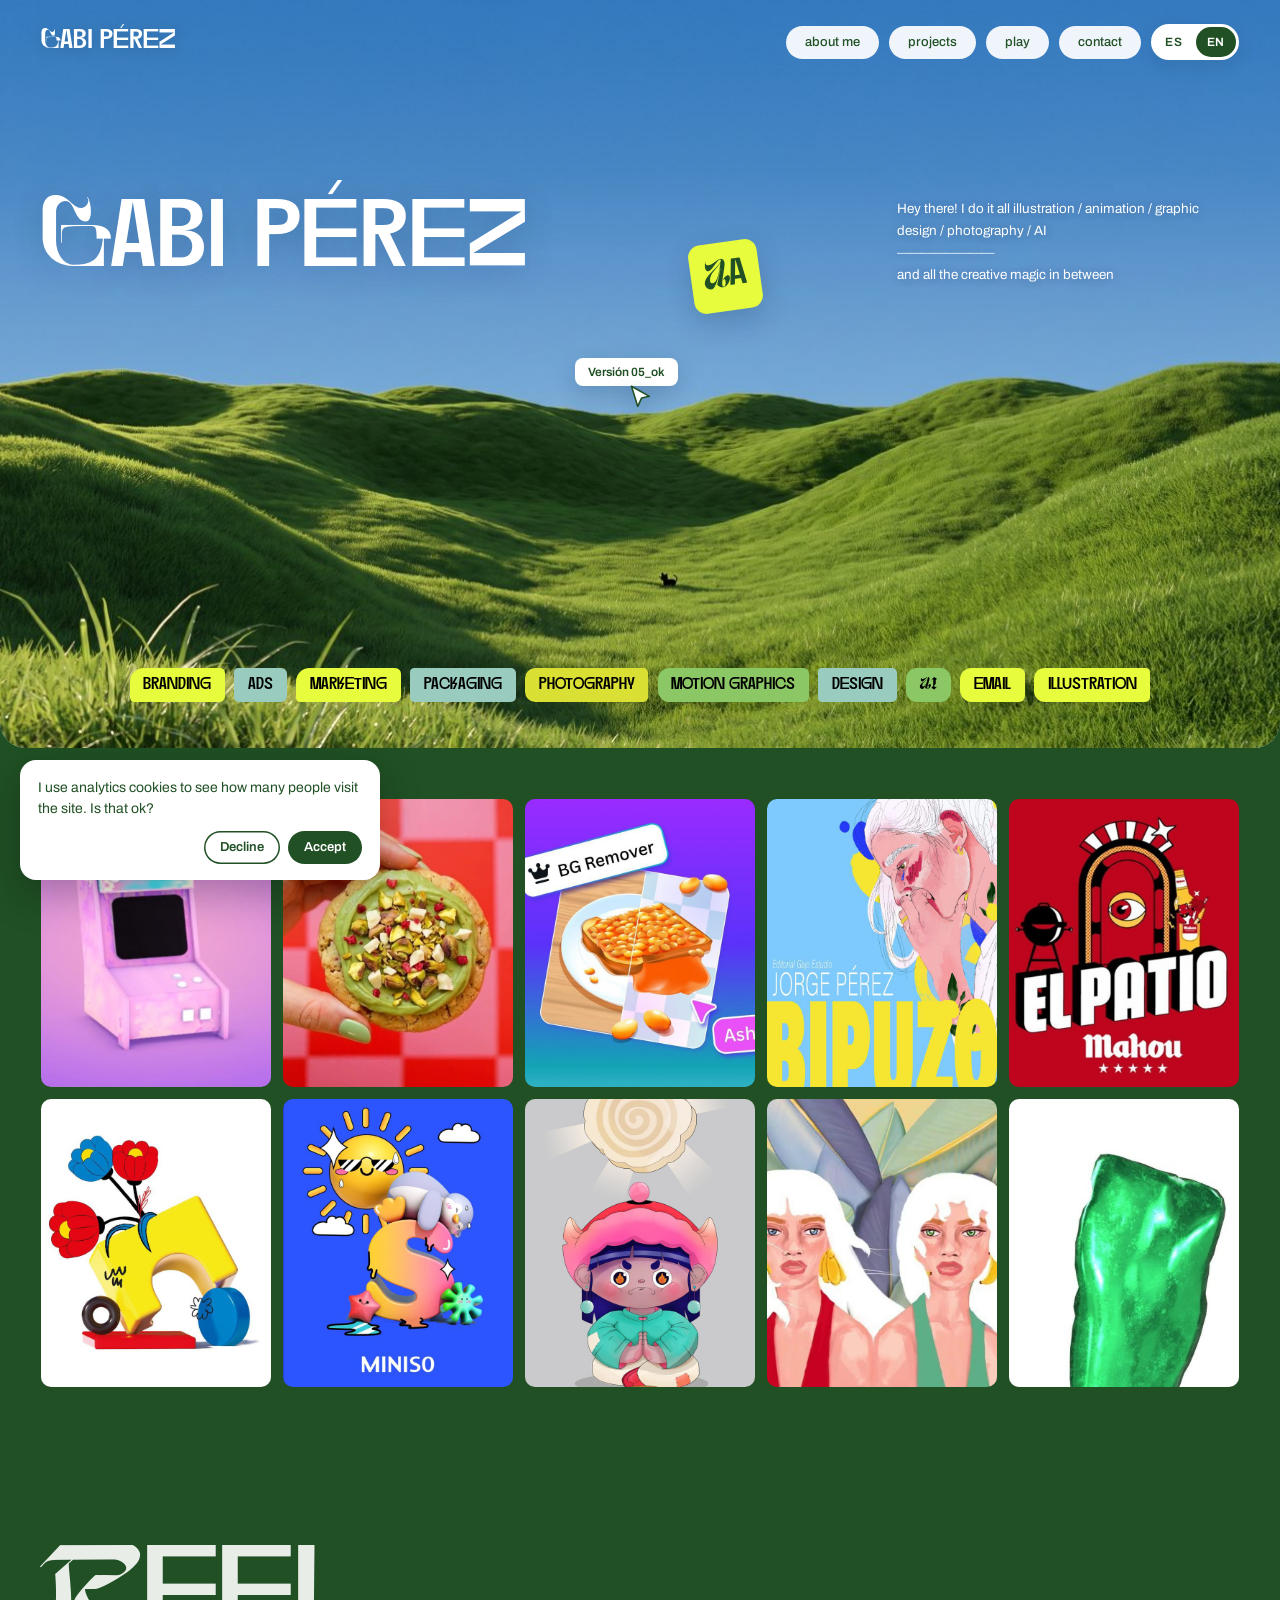
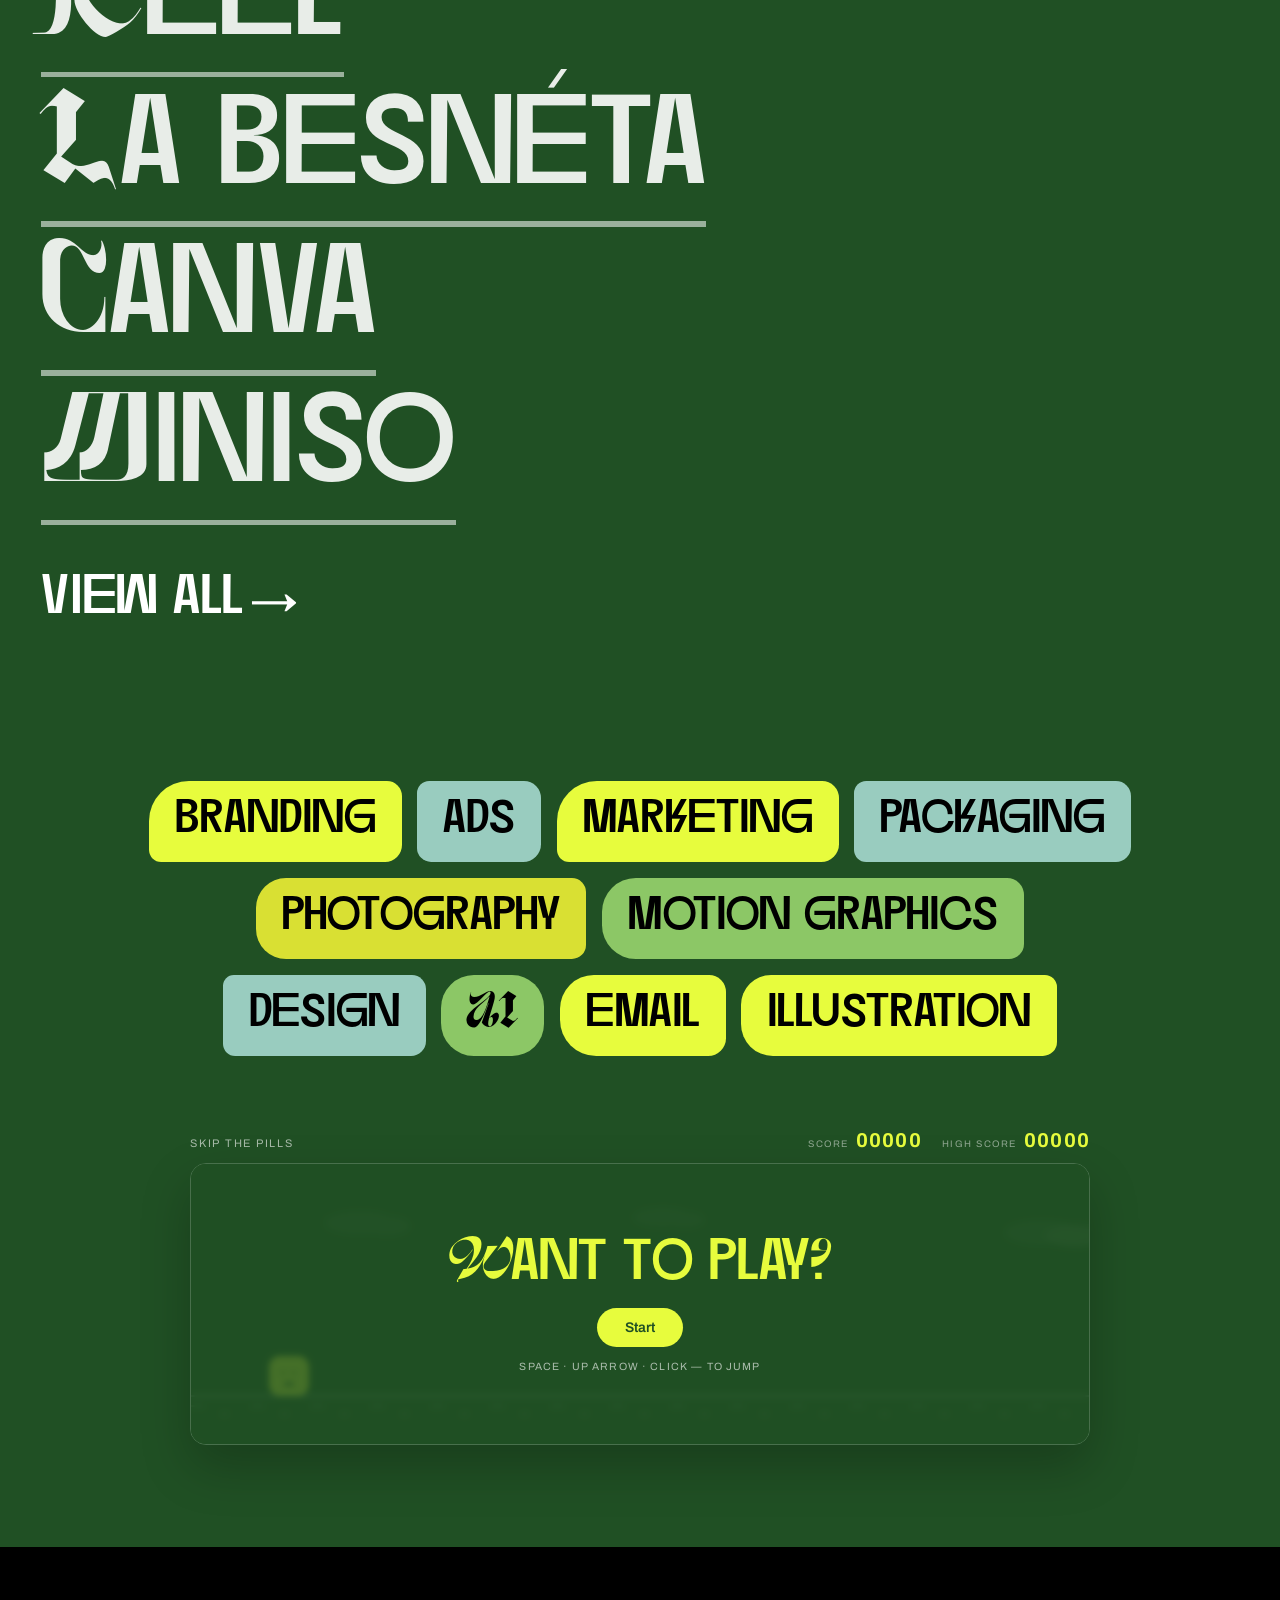
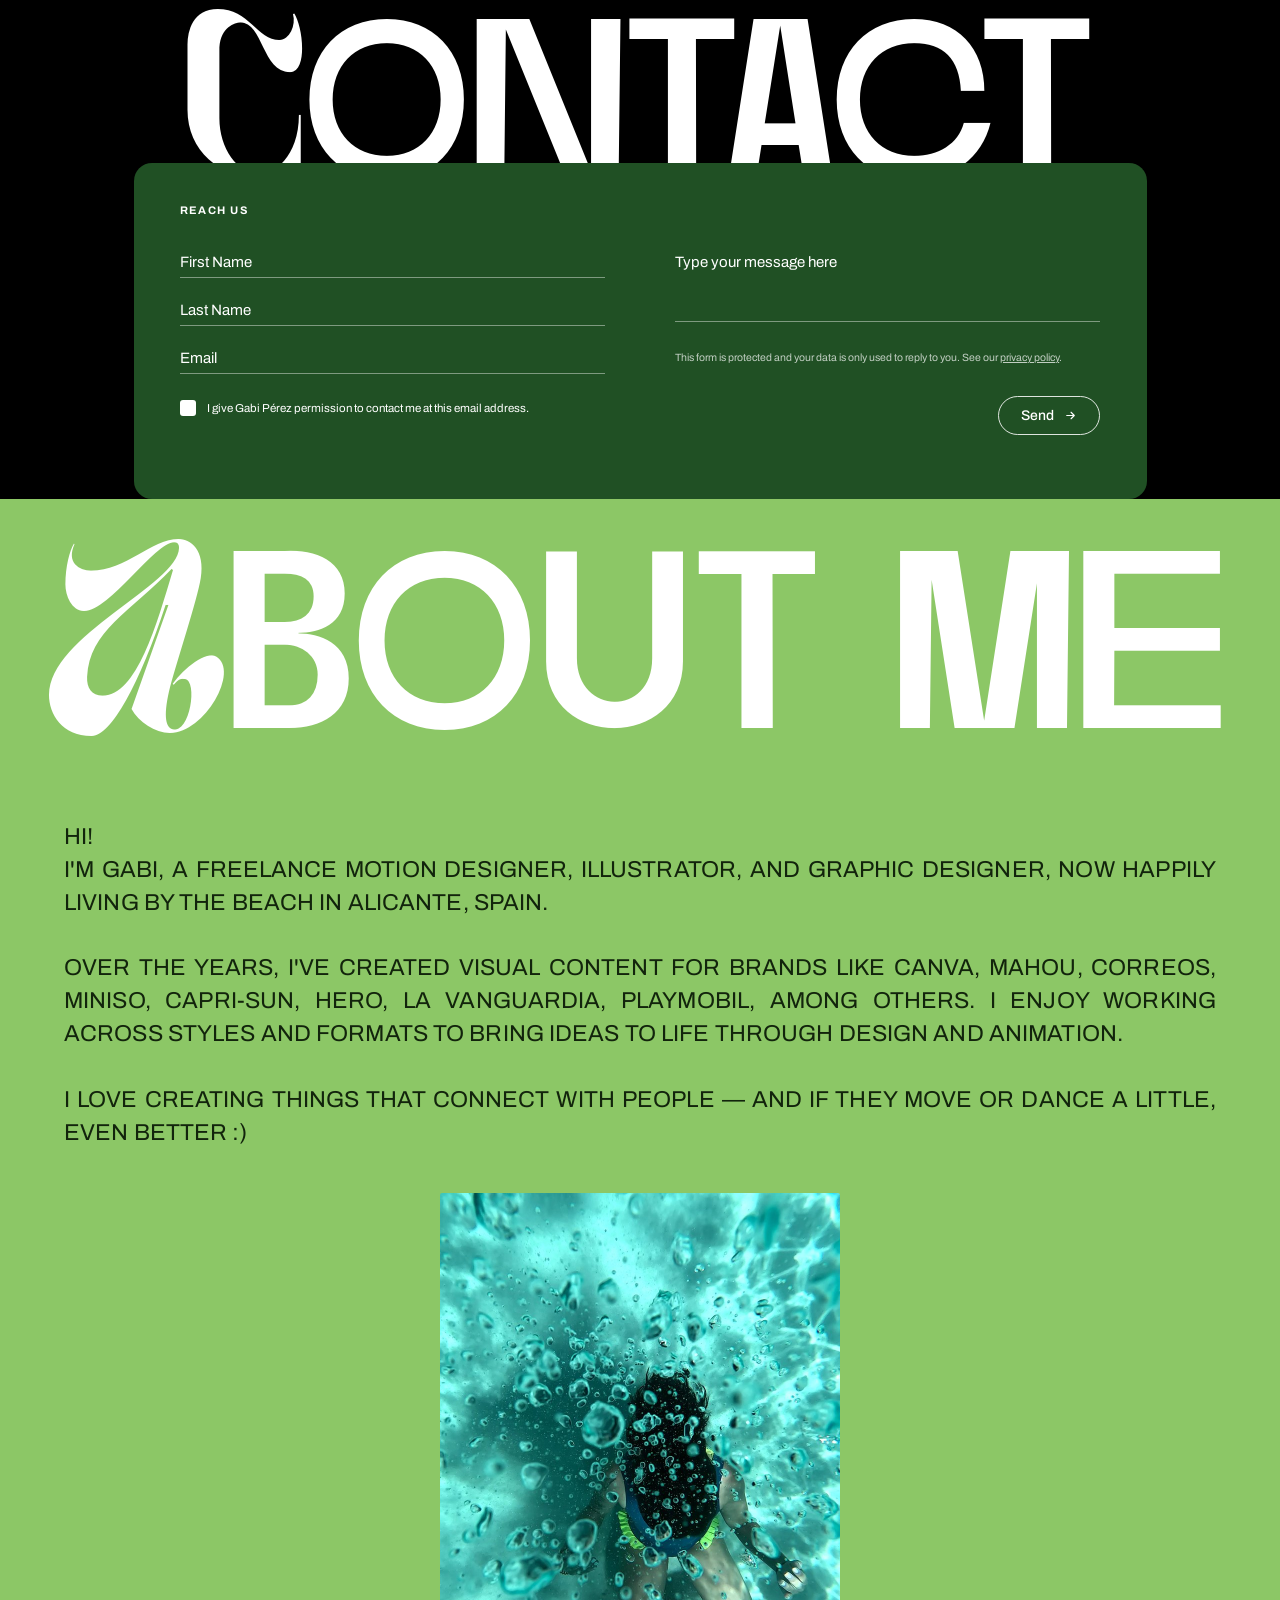
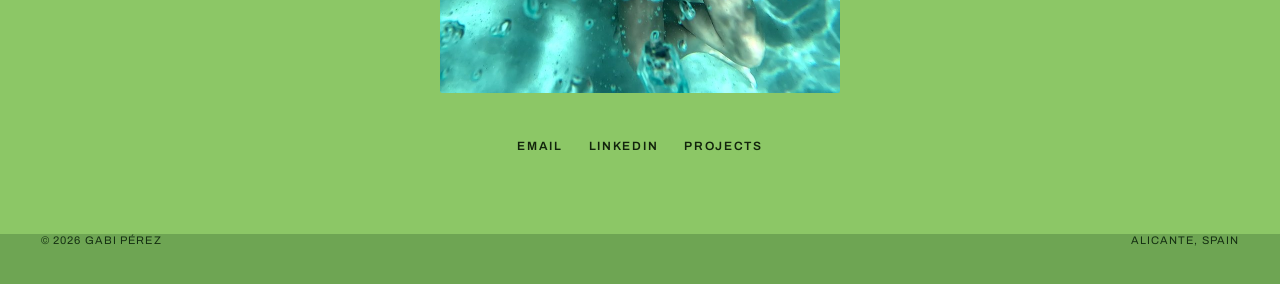
<file: index.html>
<!DOCTYPE html>
<html lang="es">
<head>
<meta charset="utf-8">
<meta name="viewport" content="width=device-width, initial-scale=1">
<title>Gabi Pérez — dirección de arte y comunicación visual</title>
<meta name="description" content="Gabi Pérez — motion designer, ilustradora y diseñadora gráfica freelance en Alicante.">
<meta property="og:type" content="website">
<meta property="og:site_name" content="Gabi Pérez">
<meta property="og:title" content="Gabi Pérez — Dirección de arte y comunicación visual">
<meta property="og:description" content="Portafolio de Gabi Pérez: dirección de arte y comunicación visual. Motion, ilustración, fotografía, IA, print y branding desde Alicante.">
<meta property="og:image" content="https://gabiperez.studio/img/og-gabiperez.jpg">
<meta property="og:image:secure_url" content="https://gabiperez.studio/img/og-gabiperez.jpg">
<meta property="og:image:type" content="image/jpeg">
<meta property="og:image:width" content="1200">
<meta property="og:image:height" content="627">
<meta property="og:image:alt" content="Gabi Pérez — selección de trabajos">
<meta name="twitter:card" content="summary_large_image">
<meta name="twitter:image" content="https://gabiperez.studio/img/og-gabiperez.jpg">
<link rel="preconnect" href="https://fonts.googleapis.com">
<link rel="preconnect" href="https://fonts.gstatic.com" crossorigin>
<link href="https://fonts.googleapis.com/css2?family=Archivo:wght@400;500;600;700;800&display=swap" rel="stylesheet">
<link rel="stylesheet" href="css/style.css">
</head>
<body>

<!-- ===================== NAVBAR ===================== -->
<header class="nav" id="nav">
  <a href="#top" class="nav-logo">Gabi pérez</a>
  <nav class="nav-pills">
    <a href="#about"     class="pill" data-i18n="nav.about">about me</a>
    <a href="#proyectos" class="pill" data-i18n="nav.proyectos">proyectos</a>
    <a href="#tags"      class="pill" data-i18n="nav.juega">juega</a>
    <a href="#contacto"  class="pill" data-i18n="nav.contacto">contacto</a>
    <span class="lang-switch" role="group" aria-label="Idioma / Language"><button type="button" data-lang="es">ES</button><button type="button" data-lang="en">EN</button></span>
  </nav>
</header>

<!-- ===================== HERO ===================== -->
<section class="hero" id="top">
  <div class="hero-bg"></div>

  <div class="hero-inner">
    <h1 class="hero-title" data-split>Gabi pérez</h1>

    <p class="hero-note">
      <span data-i18n="hero.note1">Hey there! I do it all illustration / animation /
      graphic design / photography / IA</span>
      <span class="dash">————————</span>
      <span data-i18n="hero.note2">and all the creative magic in between</span>
    </p>

    <!-- pegatina "Aa" -->
    <div class="sticky-aa" aria-hidden="true"><span>Aa</span></div>

    <!-- etiqueta de cursor tipo Figma -->
    <div class="cursor-tag" aria-hidden="true">
      <div class="cursor-chip">Versión 05_ok</div>
      <svg class="cursor-arrow" viewBox="0 0 24 24" fill="none">
        <path d="M4 2l16 9-7 1.6L9.6 20 4 2z" fill="#fff" stroke="#205024" stroke-width="1.4" stroke-linejoin="round"/>
      </svg>
    </div>
  </div>

  <!-- fila de etiquetas sobre las colinas -->
  <div class="hero-tags">
    <span class="tag-sm" data-tag="branding">branding</span><span class="tag-sm" data-tag="ads">ads</span>
    <span class="tag-sm" data-tag="marketing">marketing</span><span class="tag-sm" data-tag="packaging">packaging</span>
    <span class="tag-sm" data-tag="fotografía">fotografía</span><span class="tag-sm" data-tag="motion graphics">motion graphics</span>
    <span class="tag-sm" data-tag="diseño">diseño</span><span class="tag-sm" data-tag="ia">ia</span>
    <span class="tag-sm" data-tag="mailing">mailing</span><span class="tag-sm" data-tag="ilustración">ilustración</span>
  </div>
</section>

<!-- ===================== LO MEJOR (mosaico sin textos) ===================== -->
<section class="destacados" aria-label="Selección de trabajos">
  <div class="dest-grid">
    <a class="dest-item" href="proyecto.html?p=reel" aria-label="Reel"><img src="img/caso/destacados/00-reel.jpg" alt="Reel" loading="lazy" decoding="async" width="640" height="800"></a>
    <a class="dest-item" href="proyecto.html?p=la-besneta" aria-label="La Besnéta"><img src="img/caso/destacados/01-la-besneta.jpg" alt="La Besnéta" loading="lazy" decoding="async" width="640" height="800"></a>
    <a class="dest-item" href="proyecto.html?p=canva-icons" aria-label="Canva"><img src="img/caso/destacados/02-canva-icons.jpg" alt="Canva" loading="lazy" decoding="async" width="640" height="800"></a>
    <a class="dest-item" href="proyecto.html?p=ilustraciones" aria-label="Ilustraciones"><img src="img/caso/destacados/03-ilustraciones.jpg" alt="Ilustraciones" loading="lazy" decoding="async" width="640" height="800"></a>
    <a class="dest-item" href="proyecto.html?p=mahou" aria-label="Mahou"><img src="img/caso/destacados/04-mahou.jpg" alt="Mahou" loading="lazy" decoding="async" width="640" height="800"></a>
    <a class="dest-item" href="proyecto.html?p=colorbaby" aria-label="Colorbaby"><img src="img/caso/destacados/05-colorbaby.jpg" alt="Colorbaby" loading="lazy" decoding="async" width="640" height="800"></a>
    <a class="dest-item" href="proyecto.html?p=miniso" aria-label="Miniso"><img src="img/caso/destacados/06-miniso.jpg" alt="Miniso" loading="lazy" decoding="async" width="640" height="800"></a>
    <a class="dest-item" href="proyecto.html?p=tashi" aria-label="Tashi"><img src="img/caso/destacados/07-tashi.jpg" alt="Tashi" loading="lazy" decoding="async" width="640" height="800"></a>
    <a class="dest-item" href="proyecto.html?p=victoria" aria-label="Victoria"><img src="img/caso/destacados/08-victoria.jpg" alt="Victoria" loading="lazy" decoding="async" width="640" height="800"></a>
    <a class="dest-item" href="proyecto.html?p=kalk" aria-label="Kalk"><img src="img/caso/destacados/09-kalk.jpg" alt="Kalk" loading="lazy" decoding="async" width="640" height="800"></a>
  </div>
</section>

<!-- ===================== PROYECTOS ===================== -->
<section class="projects" id="proyectos">
  <p class="filtro-aviso" id="filtroAviso"></p>
  <div class="proj-list" id="projList"></div>

  <a class="ver-todos" href="#" id="verTodos">
    <span class="vt-label" data-i18n="proy.verTodos">ver todos</span>
    <span class="vt-arrow">→</span>
  </a>

  <!-- portada que aparece al pasar el ratón -->
  <figure class="proj-cover" id="projCover" aria-hidden="true">
    <img id="projCoverImg" alt="">
  </figure>
</section>

<!-- ===================== TAGS ===================== -->
<section class="tags" id="tags">
  <div class="tag-row">
    <span class="tag" data-tag="branding">branding</span><span class="tag lime" data-tag="ads">ads</span>
    <span class="tag" data-tag="marketing">marketing</span><span class="tag lime" data-tag="packaging">packaging</span>
  </div>
  <div class="tag-row">
    <span class="tag lime" data-tag="fotografía">fotografía</span><span class="tag" data-tag="motion graphics">motion graphics</span>
  </div>
  <div class="tag-row">
    <span class="tag" data-tag="diseño">diseño</span><span class="tag lime" data-tag="ia">ia</span>
    <span class="tag" data-tag="mailing">mailing</span><span class="tag lime" data-tag="ilustración">ilustración</span>
  </div>

  <!-- ---------- JUEGA: mini runner ---------- -->
  <div class="game-wrap">
    <div class="game-head">
      <span class="game-lbl" data-i18n="juego.lbl">salta las pastillas</span>
      <span class="game-scores">
        <span class="sc"><i data-i18n="juego.score">score</i> <b id="juegoScore">00000</b></span>
        <span class="sc"><i data-i18n="juego.record">récord</i> <b id="juegoBest">00000</b></span>
      </span>
    </div>

    <div class="game-box">
      <canvas id="juego" width="900" height="280"
              aria-label="Mini juego: salta los obstáculos" data-i18n-aria="juego.aria"></canvas>

      <div class="game-overlay on" id="juegoOverlay">
        <p class="game-t" id="juegoTitulo" data-i18n="juego.t">¿Jugamos?</p>
        <button class="game-btn" id="juegoBtn" type="button" data-i18n="juego.btn">Empezar</button>
        <p class="game-help" data-i18n="juego.help">espacio · flecha arriba · clic — para saltar</p>
      </div>
    </div>
  </div>
</section>

<!-- ===================== CONTACTO ===================== -->
<section class="contact" id="contacto">
  <h2 class="giant" data-split data-i18n="contacto.tit">Contacto</h2>

  <div class="contact-card">
    <p class="reach" data-i18n="contacto.reach">REACH US</p>

    <form id="contactForm" data-email="motiongabi@gmail.com" data-fs="0a9e8fdb4681e9f24f725695d4414fe4" novalidate>
      <div class="form-cols">
        <div class="col">
          <div class="field">
            <input type="text" name="firstname" id="f-first" placeholder=" " autocomplete="given-name">
            <label for="f-first" data-i18n="form.nombre">First Name</label>
          </div>
          <div class="field">
            <input type="text" name="lastname" id="f-last" placeholder=" " autocomplete="family-name">
            <label for="f-last" data-i18n="form.apellido">Last Name</label>
          </div>
          <div class="field">
            <input type="email" name="email" id="f-mail" placeholder=" " autocomplete="email">
            <label for="f-mail" data-i18n="form.email">Email</label>
          </div>
          <label class="perm">
            <input type="checkbox" name="permission" id="f-perm">
            <span class="box" aria-hidden="true"></span>
            <span class="perm-txt" data-i18n="form.permiso">Doy permiso a Gabi Pérez para contactarme en este email.</span>
          </label>
        </div>

        <div class="col">
          <div class="field area">
            <textarea name="message" id="f-msg" placeholder=" "></textarea>
            <label for="f-msg" data-i18n="form.mensaje">Type your message here</label>
          </div>
          <p class="fine">
            <span data-i18n="form.fine">Este formulario está protegido y tus datos sólo se usan para responderte. Consulta la</span>
            <a href="#" data-i18n="form.priv">política de privacidad</a>.
          </p>
          <div class="send-bar">
            <p class="form-msg" id="formMsg" role="status" aria-live="polite"></p>
            <button type="submit" class="send">
              <span data-i18n="form.send">Send</span>
              <svg viewBox="0 0 24 24" fill="none" aria-hidden="true">
                <path d="M5 12h13M13 6l6 6-6 6" stroke="currentColor" stroke-width="2"
                      stroke-linecap="round" stroke-linejoin="round"/>
              </svg>
            </button>
          </div>
        </div>
      </div>
      <input type="text" name="_honey" class="hp" tabindex="-1" autocomplete="off" aria-hidden="true">
    </form>
  </div>
</section>

<!-- ===================== ABOUT ===================== -->
<section class="about" id="about">
  <h2 class="giant" data-split data-i18n="about.tit">About me</h2>

  <div class="about-text">
    <p data-i18n-html="about.p1">HI!<br>
      I'M GABI, A FREELANCE MOTION DESIGNER, ILLUSTRATOR, AND GRAPHIC DESIGNER, NOW HAPPILY LIVING BY THE BEACH IN ALICANTE, SPAIN.</p>
    <p data-i18n="about.p2">OVER THE YEARS, I'VE CREATED VISUAL CONTENT FOR BRANDS LIKE CANVA, MAHOU, CORREOS,
      MINISO, CAPRI-SUN, HERO, LA VANGUARDIA, PLAYMOBIL, AMONG OTHERS. I ENJOY WORKING
      ACROSS STYLES AND FORMATS TO BRING IDEAS TO LIFE THROUGH DESIGN AND ANIMATION.</p>
    <p data-i18n="about.p3">I LOVE CREATING THINGS THAT CONNECT WITH PEOPLE — AND IF THEY MOVE OR DANCE A
      LITTLE, EVEN BETTER :)</p>
  </div>

  <figure class="about-photo">
    <img src="img/about-gabi.jpg" alt="Gabi Pérez" loading="lazy">
  </figure>

  <div class="about-links">
    <a href="mailto:motiongabi@gmail.com">EMAIL</a>
    <a href="https://www.linkedin.com/in/gabriella-p%C3%A9rez-bastos-80079b127" target="_blank" rel="noopener">LINKEDIN</a>
    <a href="#proyectos" data-i18n="about.proyectos">PROYECTOS</a>
  </div>
</section>

<footer class="foot">
  <span>© <span id="yr"></span> Gabi Pérez</span>
  <span data-i18n="foot.lugar">Alicante, España</span>
</footer>

<script src="js/projects.js"></script>
<script src="js/i18n.js"></script>
<script src="js/analytics.js"></script>
<script src="js/site.js"></script>
<script src="js/juego.js"></script>
<script>document.getElementById("yr").textContent = new Date().getFullYear();</script>
</body>
</html>
</file>
<file: css/style.css>
/* ==================================================================
   gabi pérez — hoja de estilos
   Diseño trasladado del Figma "PORTFOLIO HOME LANDING".

   La fuente display es Dirtyline. OJO: en esta fuente las MAYÚSCULAS
   son los glifos decorativos con swash y las MINÚSCULAS son la caja
   alta limpia. Por eso los titulares se escriben en formato "Canva",
   "La besneta", "Contacto": sale la inicial decorativa y el resto
   en caja alta limpia, igual que en tu Figma.
   ================================================================== */

@font-face{
  font-family:'Dirtyline';
  src:url('../fonts/dirtyline.woff2') format('woff2'),
      url('../fonts/dirtyline.otf') format('opentype');
  font-weight:400;font-style:normal;font-display:swap;
}

:root{
  --green:#205024;          /* verde oscuro: proyectos y tarjeta form */
  --lime:#e7fc3d;           /* lime de los titulares activos          */
  --leaf:#8cc766;           /* verde claro del about                  */
  --sky:#4082c2;            /* azul del cielo                         */
  --black:#000000;
  --white:#ffffff;
  --ghost:rgba(255,255,255,.62);

  --max:1280px;
  --pad:clamp(20px,3.2vw,48px);
  --ease:cubic-bezier(.22,.9,.28,1);
}

*{box-sizing:border-box;margin:0;padding:0}
html{scroll-behavior:smooth}
body{
  background:var(--green);color:var(--white);
  font-family:'Archivo',-apple-system,BlinkMacSystemFont,'Helvetica Neue',sans-serif;
  -webkit-font-smoothing:antialiased;overflow-x:hidden;
}
a{color:inherit;text-decoration:none}
img{max-width:100%;display:block}
::selection{background:var(--lime);color:var(--green)}

.wrap{width:min(var(--max),100%);margin-inline:auto;padding-inline:var(--pad)}

/* titulares display */
.giant,.hero-title,.proj-name,.ver-todos .vt-label{
  font-family:'Dirtyline','Archivo',sans-serif;font-weight:400;
  letter-spacing:.005em;line-height:.92;
}

/* ==================================================================
   NAVBAR
================================================================== */
.nav{
  position:fixed;top:0;left:0;right:0;z-index:60;
  width:min(var(--max),100%);margin-inline:auto;
  display:flex;align-items:center;justify-content:space-between;
  gap:20px;padding:24px var(--pad);
  transition:padding .4s var(--ease);
}
.nav.stuck{
  padding-top:12px;padding-bottom:12px;
  background:rgba(32,80,36,.9);color:var(--white);
  -webkit-backdrop-filter:blur(12px);backdrop-filter:blur(12px);
  border-radius:0 0 20px 20px;
  box-shadow:0 10px 30px rgba(0,0,0,.16);
}
.nav-logo{
  font-family:'Dirtyline','Archivo',sans-serif;font-size:clamp(22px,2.1vw,30px);
  line-height:1;color:var(--white);position:relative;
  text-shadow:0 2px 14px rgba(0,0,0,.18);
}
.nav-logo::after{
  content:"";position:absolute;left:0;right:0;bottom:-5px;height:2px;
  background:var(--lime);transform:scaleX(0);transform-origin:right;
  transition:transform .45s var(--ease);
}
.nav-logo:hover::after{transform:scaleX(1);transform-origin:left}

.nav-pills{display:flex;gap:10px;align-items:center;flex-wrap:wrap}
.pill{
  font-size:13px;font-weight:500;line-height:1;
  padding:10px 19px;border-radius:99px;
  background:rgba(255,255,255,.92);color:var(--green);
  backdrop-filter:blur(8px);-webkit-backdrop-filter:blur(8px);
  transition:transform .35s var(--ease),background .35s var(--ease),color .35s var(--ease);
  will-change:transform;
}
.pill:hover{background:var(--lime);transform:translateY(-3px)}
/* selector de idioma: una pastilla partida ES | EN */
.lang-switch{display:inline-flex;background:var(--white);border-radius:999px;padding:3px;gap:2px;
  box-shadow:0 6px 18px rgba(20,50,90,.12)}
.lang-switch button{border:0;background:transparent;color:var(--green);cursor:pointer;
  font:600 12px/1 'Archivo',sans-serif;letter-spacing:.06em;padding:9px 11px;border-radius:999px;
  transition:background .2s,color .2s}
.lang-switch button:hover{background:rgba(231,252,61,.55)}
.lang-switch button.on{background:var(--green);color:var(--white)}
.lang-switch button:focus-visible{outline:2px solid var(--lime);outline-offset:2px}
.pill:active{transform:translateY(-1px) scale(.97)}

/* ==================================================================
   HERO
================================================================== */
.hero{
  position:relative;min-height:748px;height:58.4vw;max-height:820px;
  display:flex;flex-direction:column;justify-content:space-between;
  overflow:hidden;border-bottom-left-radius:26px;border-bottom-right-radius:26px;
}
.hero-bg{
  position:absolute;inset:0;z-index:0;
  background:linear-gradient(180deg,#3b7cc0 0%,#69a3d2 46%,#8fc0e2 58%) ,
             url('../img/hero-hills.jpg') center bottom / cover no-repeat;
  background-blend-mode:normal;
}
.hero-bg::after{
  content:"";position:absolute;inset:0;
  background:url('../img/hero-hills.jpg') center bottom / cover no-repeat;
}
.hero-inner{
  position:relative;z-index:2;
  width:min(var(--max),100%);margin-inline:auto;padding:0 var(--pad);
  margin-top:clamp(120px,15.5vw,200px);
  display:grid;grid-template-columns:1fr auto;gap:clamp(24px,5vw,80px);
  align-items:start;
}
.hero-title{
  font-size:clamp(52px,7.5vw,96px);color:var(--white);
  text-shadow:0 6px 30px rgba(20,50,90,.22);
}
.hero-note{
  max-width:342px;font-size:clamp(12px,1.05vw,14px);line-height:1.62;
  color:var(--white);text-shadow:0 1px 10px rgba(20,50,90,.3);
}
.hero-note .dash{display:block;opacity:.75;letter-spacing:-.08em}

/* pegatina Aa */
.sticky-aa{
  position:absolute;z-index:3;
  left:clamp(45%,54vw,700px);top:clamp(30px,3.4vw,44px);
  width:clamp(46px,5.4vw,69px);aspect-ratio:1;
  background:var(--lime);border-radius:12px;
  display:grid;place-items:center;transform:rotate(-8deg);
  box-shadow:0 10px 26px rgba(20,50,90,.22);
  animation:floaty 6s ease-in-out infinite;
}
.sticky-aa span{
  font-family:'Dirtyline','Archivo',sans-serif;color:var(--green);
  font-size:clamp(24px,2.9vw,38px);line-height:1;
}
@keyframes floaty{
  0%,100%{transform:rotate(-8deg) translateY(0)}
  50%    {transform:rotate(-5deg) translateY(-9px)}
}

/* etiqueta de cursor */
.cursor-tag{
  position:absolute;z-index:3;
  pointer-events:none;user-select:none;
  left:clamp(38%,45vw,575px);top:clamp(105px,12.5vw,160px);
  animation:floaty2 7s ease-in-out infinite;
}
.cursor-chip{
  background:var(--white);color:var(--green);
  font-size:clamp(10px,.95vw,12px);font-weight:600;
  padding:7px 13px;border-radius:8px;white-space:nowrap;
  box-shadow:0 8px 22px rgba(20,50,90,.2);
}
.cursor-arrow{
  position:absolute;left:52px;top:26px;
  width:clamp(20px,2.1vw,27px);height:auto;
  filter:drop-shadow(0 4px 10px rgba(20,50,90,.3));
}
@keyframes floaty2{
  0%,100%{transform:translate(0,0)}
  50%    {transform:translate(7px,-6px)}
}

/* etiquetas pequeñas sobre las colinas */
.hero-tags{
  position:relative;z-index:2;
  width:min(var(--max),100%);margin-inline:auto;
  padding:0 var(--pad) clamp(26px,3.6vw,46px);
  display:flex;flex-wrap:wrap;justify-content:center;
  gap:clamp(5px,.72vw,9.2px);
}
.tag-sm{
  display:inline-flex;align-items:center;justify-content:center;
  font-family:'Dirtyline','Archivo',sans-serif;font-weight:400;
  font-size:clamp(11px,1.25vw,16px);line-height:1;padding-top:.06em;
  height:clamp(25px,2.66vw,34px);
  padding-inline:clamp(9px,1.08vw,13.8px);
  border-radius:.4em;background:var(--white);color:#000;
  transition:transform .35s var(--ease),filter .35s var(--ease);
  cursor:pointer;
}
/* mismos colores y esquinas que las grandes, a escala */
.tag-sm[data-tag="branding"],
.tag-sm[data-tag="marketing"],
.tag-sm[data-tag="mailing"],
.tag-sm[data-tag="ilustración"]      {background:#e7fc3d}
.tag-sm[data-tag="ads"],
.tag-sm[data-tag="packaging"],
.tag-sm[data-tag="diseño"]           {background:#99ccbf}
.tag-sm[data-tag="fotografía"]       {background:#d9e033}
.tag-sm[data-tag="motion graphics"],
.tag-sm[data-tag="ia"]               {background:#8cc766}
.tag-sm[data-tag="branding"]       {border-radius:.85em .32em .36em .26em}
.tag-sm[data-tag="ads"]            {border-radius:.26em .36em .38em .30em}
.tag-sm[data-tag="marketing"]      {border-radius:.85em .36em .38em .26em}
.tag-sm[data-tag="packaging"]      {border-radius:.26em .32em .32em .26em}
.tag-sm[data-tag="fotografía"]     {border-radius:.64em .30em .30em .64em}
.tag-sm[data-tag="motion graphics"]{border-radius:.72em .36em .32em .72em}
.tag-sm[data-tag="diseño"]         {border-radius:.23em .30em .32em .26em}
.tag-sm[data-tag="ia"]             {border-radius:.70em .68em .68em .70em}
.tag-sm[data-tag="mailing"]        {border-radius:.72em .36em .38em .77em}
.tag-sm[data-tag="ilustración"]    {border-radius:.64em .26em .30em .68em}
.tag-sm:hover{transform:translateY(-3px) rotate(-1.2deg);filter:saturate(1.25) brightness(1.06)}

/* ==================================================================
   PROYECTOS
================================================================== */
.projects{
  position:relative;background:var(--green);
  width:min(var(--max),100%);margin-inline:auto;
  padding:clamp(70px,9vw,132px) var(--pad) clamp(60px,7vw,100px);
  scroll-margin-top:80px;
}
.proj-list{
  position:relative;z-index:2;max-width:74%;
  display:flex;flex-direction:column;align-items:flex-start;
  gap:clamp(2px,.35vw,5px);
}

/* el item se ajusta al ancho del texto, para que la línea de
   debajo mida exactamente lo que mide la palabra */
.proj-item{
  display:inline-flex;flex-direction:column;align-items:stretch;
  position:relative;max-width:100%;
}
.proj-name{
  display:block;font-size:clamp(34px,9.9vw,150px);
  white-space:nowrap;
  color:var(--white);opacity:.9;line-height:1.1;
  transition:color .45s var(--ease),opacity .45s var(--ease),
             transform .55s var(--ease);
  will-change:transform;
}
.proj-item .rule{
  display:block;height:clamp(3px,.42vw,6px);width:100%;
  background:currentColor;color:var(--white);opacity:.55;
  transform:scaleX(1);transform-origin:left;
  transition:background .45s var(--ease),transform .55s var(--ease),opacity .45s var(--ease);
}
.proj-item.on .proj-name{color:var(--lime);opacity:1;transform:translateX(clamp(6px,1vw,18px))}
.proj-item.on .rule{background:var(--lime);opacity:1}
.proj-item.dim .proj-name{opacity:.34}

/* portada flotante */
.proj-cover{
  position:absolute;z-index:3;pointer-events:none;
  right:0;top:0;
  width:clamp(220px,32vw,430px);aspect-ratio:529/344;
  border-radius:20px;overflow:hidden;
  background:rgba(255,255,255,.06);
  box-shadow:0 30px 70px rgba(0,0,0,.34);
  opacity:0;
  /* el JS pone "top" a la altura del proyecto señalado; aquí lo centramos */
  transform:translateY(-50%) rotate(-5deg) scale(.94);
  transition:opacity .45s var(--ease),transform .6s var(--ease),top .55s var(--ease);
}
.proj-cover.on{opacity:1;transform:translateY(-50%) rotate(-4deg) scale(1)}
.proj-cover img{width:100%;height:100%;object-fit:cover}

/* ver todos */
.ver-todos{
  position:relative;z-index:2;display:inline-flex;align-items:center;gap:.42em;
  margin-top:clamp(28px,3.6vw,54px);color:var(--white);
}
.ver-todos .vt-label{font-size:clamp(26px,4.4vw,56px);line-height:1}
.ver-todos .vt-arrow{
  font-size:clamp(24px,3.8vw,48px);line-height:1;
  transition:transform .45s var(--ease);
}
.ver-todos:hover .vt-label{color:var(--lime)}
.ver-todos:hover .vt-arrow{transform:translateX(14px);color:var(--lime)}
.ver-todos .vt-label,.ver-todos .vt-arrow{transition:color .4s var(--ease),transform .45s var(--ease)}

/* ==================================================================
   TAGS grandes
================================================================== */
.tags{
  background:var(--green);width:min(var(--max),100%);margin-inline:auto;
  padding:clamp(40px,5vw,70px) var(--pad) clamp(60px,8vw,110px);
  display:flex;flex-direction:column;gap:clamp(10px,1.3vw,17px);
  align-items:center;scroll-margin-top:80px;
}
.tag-row{
  display:flex;flex-wrap:wrap;justify-content:center;
  gap:clamp(5px,.81vw,10.4px) clamp(7px,1.22vw,15.6px);
}

/* Las pastillas del Figma: Dirtyline, altura 80, texto a 47,
   26 px de aire a cada lado y las esquinas medidas una a una —
   cada pastilla tiene su propio redondeo, por eso no son cápsulas. */
.tag{
  display:inline-flex;align-items:center;justify-content:center;
  font-family:'Dirtyline','Archivo',sans-serif;font-weight:400;
  font-size:clamp(19px,3.67vw,47px);line-height:1;
  height:clamp(33px,6.3vw,80.6px);
  padding:0 clamp(11px,2.03vw,26px);
  background:var(--white);color:#000;
  border-radius:.4em;
  transition:transform .45s var(--ease),filter .45s var(--ease),
             background .45s var(--ease),color .45s var(--ease);
  cursor:pointer;will-change:transform;
}

/* --- colores exactos del Figma --- */
.tag[data-tag="branding"],
.tag[data-tag="marketing"],
.tag[data-tag="mailing"],
.tag[data-tag="ilustración"]      {background:#e7fc3d}
.tag[data-tag="ads"],
.tag[data-tag="packaging"],
.tag[data-tag="diseño"]           {background:#99ccbf}
.tag[data-tag="fotografía"]       {background:#d9e033}
.tag[data-tag="motion graphics"],
.tag[data-tag="ia"]               {background:#8cc766}

/* --- esquinas, una por una (arriba-izq / arriba-dch / abajo-dch / abajo-izq) --- */
.tag[data-tag="branding"]       {border-radius:.85em .32em .36em .26em}
.tag[data-tag="ads"]            {border-radius:.26em .36em .38em .30em}
.tag[data-tag="marketing"]      {border-radius:.85em .36em .38em .26em}
.tag[data-tag="packaging"]      {border-radius:.26em .32em .32em .26em}
.tag[data-tag="fotografía"]     {border-radius:.64em .30em .30em .64em}
.tag[data-tag="motion graphics"]{border-radius:.72em .36em .32em .72em}
.tag[data-tag="diseño"]         {border-radius:.23em .30em .32em .26em}
.tag[data-tag="ia"]             {border-radius:.70em .68em .68em .70em}
.tag[data-tag="mailing"]        {border-radius:.72em .36em .38em .77em}
.tag[data-tag="ilustración"]    {border-radius:.64em .26em .30em .68em}

/* hover: se levanta y se aviva, sin cambiar de color */
.tag:hover{transform:translateY(-6px) rotate(-1.2deg);filter:saturate(1.25) brightness(1.06)}
.tag:active{transform:translateY(-2px) scale(.985)}

/* ==================================================================
   CONTACTO
================================================================== */
.contact{
  background:var(--black);padding:clamp(50px,6vw,80px) 0 0;
  scroll-margin-top:70px;position:relative;
}
.contact .giant{
  font-size:clamp(64px,17.8vw,228px);color:var(--white);
  text-align:center;line-height:.86;padding:0 var(--pad);
}
.contact-card{
  position:relative;z-index:2;
  width:min(1013px,calc(100% - var(--pad)*2));margin:-4.4vw auto 0;
  background:var(--green);border-radius:18px;
  padding:clamp(26px,3.2vw,42px) clamp(22px,3.6vw,57px) clamp(40px,5vw,72px);
}
.reach{
  font-size:11px;font-weight:700;letter-spacing:.13em;
  text-transform:uppercase;margin-bottom:clamp(22px,2.8vw,38px);
}
.form-cols{display:grid;grid-template-columns:1fr 1fr;gap:clamp(24px,5.5vw,71px)}
.col{display:flex;flex-direction:column;gap:22px}

.field{position:relative}
.field input,.field textarea{
  width:100%;background:none;border:0;border-bottom:1px solid rgba(255,255,255,.42);
  color:var(--white);font-family:inherit;font-size:15px;
  padding:2px 0 7px;outline:none;resize:none;
  transition:border-color .35s var(--ease);
}
.field.area textarea{min-height:70px;line-height:1.5}
.field label{
  position:absolute;left:0;top:2px;font-size:15px;color:var(--white);
  pointer-events:none;transition:.32s var(--ease);
}
.field input:focus,.field textarea:focus{border-bottom-color:var(--lime)}
.field input:focus + label,.field textarea:focus + label,
.field input:not(:placeholder-shown) + label,
.field textarea:not(:placeholder-shown) + label{
  top:-15px;font-size:10.5px;letter-spacing:.1em;text-transform:uppercase;color:var(--lime);
}

.perm{display:flex;align-items:center;gap:11px;cursor:pointer;margin-top:4px}
.perm input{position:absolute;opacity:0;width:0;height:0}
.perm .box{
  width:16px;height:16px;flex:0 0 16px;background:var(--white);border-radius:3px;
  position:relative;transition:background .3s var(--ease);
}
.perm .box::after{
  content:"";position:absolute;left:5px;top:1px;width:5px;height:10px;
  border:solid var(--green);border-width:0 2px 2px 0;transform:rotate(45deg) scale(0);
  transition:transform .3s var(--ease);
}
.perm input:checked + .box{background:var(--lime)}
.perm input:checked + .box::after{transform:rotate(45deg) scale(1)}
.perm-txt{font-size:11.5px;line-height:1.4}

.fine{font-size:10.5px;line-height:1.75;opacity:.72;margin-top:2px}
.fine a{text-decoration:underline}
.fine a:hover{color:var(--lime)}

.send-bar{display:flex;align-items:center;justify-content:space-between;gap:16px;margin-top:6px}
.form-msg{font-size:11.5px;line-height:1.5;min-height:1em}
.form-msg.ok{color:var(--lime)}
.form-msg.err{color:#ffd0d0}
.send{
  display:inline-flex;align-items:center;gap:10px;flex:0 0 auto;
  background:none;color:var(--white);border:1px solid rgba(255,255,255,.85);
  border-radius:99px;padding:11px 22px;cursor:pointer;
  font-family:inherit;font-size:14px;font-weight:500;
  transition:background .38s var(--ease),color .38s var(--ease),transform .38s var(--ease);
}
.send svg{width:13px;height:13px;transition:transform .4s var(--ease)}
.send:hover{background:var(--lime);color:var(--green);border-color:var(--lime);transform:translateY(-2px)}
.send:hover svg{transform:translateX(5px)}
.send[disabled]{opacity:.5;cursor:wait;transform:none}
.hp{position:absolute!important;left:-9999px}

/* ==================================================================
   ABOUT
================================================================== */
.about{
  background:var(--leaf);color:#12240c;
  padding:clamp(40px,4.6vw,64px) var(--pad) clamp(50px,6vw,90px);
  scroll-margin-top:70px;
}
/* Título centrado y a toda anchura, como lo dejaste en el Figma:
   "About me" mide 1174 px de ancho sobre el lienzo de 1280. */
.about .giant{
  font-size:clamp(52px,19.73vw,254px);color:var(--white);line-height:.86;
  text-align:center;margin-bottom:clamp(26px,3.6vw,52px);
}
.about-text{max-width:1152px;margin-inline:auto}
.about-text p{
  font-size:clamp(14px,1.797vw,23px);line-height:1.43;text-align:justify;
  text-transform:uppercase;letter-spacing:.005em;margin-bottom:1.43em;
}
.about-text p:last-child{margin-bottom:0}
/* la foto, centrada */
.about-photo{
  width:min(400px,72vw);margin:clamp(26px,3.4vw,44px) auto 0;
  border-radius:2px;overflow:hidden;
}
.about-photo img{width:100%;height:auto;aspect-ratio:400/500;object-fit:cover}
.about-links{
  display:flex;gap:26px;flex-wrap:wrap;justify-content:center;
  margin-top:clamp(28px,3.6vw,48px);
  font-size:12px;font-weight:600;letter-spacing:.14em;
}
.about-links a{position:relative;padding-bottom:4px}
.about-links a::after{
  content:"";position:absolute;left:0;right:0;bottom:0;height:2px;background:currentColor;
  transform:scaleX(0);transform-origin:right;transition:transform .4s var(--ease);
}
.about-links a:hover::after{transform:scaleX(1);transform-origin:left}

/* ==================================================================
   FOOTER
================================================================== */
.foot{
  background:var(--leaf);color:#12240c;
  padding:0 var(--pad) clamp(26px,3vw,40px);
  display:flex;justify-content:space-between;gap:16px;flex-wrap:wrap;
  font-size:11px;letter-spacing:.1em;text-transform:uppercase;opacity:.72;
}

/* ==================================================================
   APARICIÓN AL HACER SCROLL  (suave, nada exagerado)
================================================================== */
[data-reveal]{opacity:0;transform:translateY(22px)}
[data-reveal].seen{opacity:1;transform:none;
  transition:opacity .75s var(--ease),transform .75s var(--ease)}

/* ==================================================================
   RESPONSIVE
================================================================== */
@media (max-width:1180px){
  .proj-list{max-width:100%}
  .proj-name{white-space:normal}
}
@media (max-width:900px){
  .hero{height:auto;min-height:0;padding-bottom:8px}
  .hero-inner{grid-template-columns:1fr;margin-top:130px;padding-bottom:30px}
  .hero-note{max-width:none}
  .sticky-aa{left:auto;right:var(--pad);top:96px}
  .cursor-tag{display:none}
  .proj-list{max-width:100%}
  .proj-cover{
    position:relative;right:auto;top:auto;width:100%;margin:10px 0 22px;
    opacity:1;transform:none;display:none;
  }
  .proj-cover.on{display:block;transform:none}
  .form-cols{grid-template-columns:1fr}
  .contact-card{margin-top:-2vw}
}
@media (max-width:620px){
  .nav{gap:10px;padding-top:14px}
  .nav-pills{gap:6px}
  .pill{padding:8px 13px;font-size:11.5px}
  .lang-switch button{padding:7px 9px;font-size:11px}
  .hero-tags{gap:6px}
  .send-bar{flex-direction:column;align-items:stretch}
  .send{justify-content:center}
  .about-text p{text-align:left}
}
@media (prefers-reduced-motion:reduce){
  *{animation:none!important;transition-duration:.01ms!important}
  [data-reveal]{opacity:1;transform:none}
}

/* ==================================================================
   PÁGINA DE PROYECTO  (proyecto.html)
   ------------------------------------------------------------------
   Replica los frames del Figma: el lienzo es de 1440 y el contenido
   vive en una caja de 1312 (64 px de margen a cada lado). Todas las
   medidas de aquí salen de ahí.
================================================================== */
body.project-page{background:#fff;color:#111}

.c-in{
  width:min(1312px,100%);margin-inline:auto;
  padding-inline:clamp(20px,4.4vw,64px);
}

/* --- tipografía común de las secciones --- */
.c-ep{
  font-size:clamp(10px,.83vw,12px);font-weight:700;letter-spacing:.18em;
  text-transform:uppercase;opacity:.62;
}
.c-sec-tit,.c-brief-tit{
  font-size:clamp(28px,3.35vw,48px);line-height:1.06;font-weight:700;
  letter-spacing:-.02em;margin-top:clamp(12px,1.1vw,16px);
}
.c-sec-txt,.c-brief-txt{
  margin-top:clamp(14px,1.8vw,26px);max-width:60ch;
  font-size:clamp(14px,1.18vw,17px);line-height:1.62;opacity:.88;
}
.c-pie{
  margin-top:12px;font-size:clamp(9px,.73vw,10.5px);font-weight:700;
  letter-spacing:.14em;text-transform:uppercase;opacity:.6;line-height:1.5;
}
.c-pie.suelto{margin-top:18px}

/* ===================== HERO ===================== */
/* El hero del Figma mide 880 de alto: el titular arranca arriba y la
   línea de cliente/año queda pegada abajo. Se replica ese ritmo. */
.c-hero{
  position:relative;overflow:hidden;background:var(--bg);color:var(--ink);
  min-height:clamp(560px,61.1vw,880px);
  display:flex;align-items:stretch;
  padding:clamp(110px,9vw,130px) 0 clamp(34px,4vw,58px);
}
.c-hero .c-in{
  position:relative;z-index:2;
  display:flex;flex-direction:column;align-items:flex-start;width:100%;
}
.c-hero .c-meta{margin-top:auto}
.c-volver{
  display:inline-block;font-size:clamp(10px,.83vw,12px);font-weight:700;
  letter-spacing:.16em;opacity:.7;margin-bottom:clamp(20px,2.8vw,40px);
  transition:opacity .35s var(--ease),transform .35s var(--ease);
}
.c-volver:hover{opacity:1;transform:translateX(-5px)}
.c-titulo{
  font-family:'Dirtyline','Archivo',sans-serif;font-weight:400;
  font-size:clamp(60px,13.5vw,194px);line-height:.82;letter-spacing:0;
}
.c-sub{
  margin-top:clamp(20px,2.6vw,38px);max-width:38ch;
  font-size:clamp(15px,1.4vw,20px);line-height:1.45;opacity:.92;
}
.c-pills{display:flex;flex-wrap:wrap;gap:clamp(6px,.7vw,10px);margin-top:clamp(22px,2.6vw,38px)}
.c-pill{
  display:inline-flex;align-items:center;height:clamp(28px,2.5vw,36px);
  padding:0 clamp(12px,1.4vw,20px);border-radius:99px;
  font-size:clamp(9px,.78vw,11px);font-weight:700;letter-spacing:.13em;
  transition:transform .4s var(--ease);
}
.c-pill:hover{transform:translateY(-3px)}
.c-meta{
  padding-top:clamp(24px,3vw,44px);font-size:clamp(9px,.83vw,12px);
  font-weight:700;letter-spacing:.16em;opacity:.6;
}

/* Los vectores de una tinta se pintan con máscara: heredan currentColor */
[data-svg]{
  -webkit-mask-repeat:no-repeat;mask-repeat:no-repeat;
  -webkit-mask-position:center;mask-position:center;
  -webkit-mask-size:contain;mask-size:contain;
  background-color:currentColor;display:block;
}

/* el patrón y la mascota del hero */
.c-patron{
  position:absolute;top:-30%;right:-29.5%;width:82%;max-width:1180px;
  aspect-ratio:1;z-index:0;opacity:.9;pointer-events:none;
}
.c-patron.esquina{top:-34%;right:auto;left:-14%;width:70%}
.c-patron.centro{top:-46%;left:50%;transform:translateX(-50%);right:auto;width:92%;opacity:.5}
.c-mascota{
  position:absolute;right:clamp(-40px,2vw,60px);bottom:0;width:clamp(180px,32vw,470px);
  height:auto;z-index:1;pointer-events:none;
}
.c-mascota.chica{position:static;display:block;width:clamp(120px,13vw,190px);margin:clamp(24px,3vw,40px) auto 0}
.c-hero-img{
  position:absolute;right:clamp(-20px,3vw,64px);top:50%;transform:translateY(-50%);
  width:clamp(240px,40vw,600px);z-index:1;
}
.c-hero-img .c-card{margin:0}
.c-flotantes{position:absolute;inset:0;z-index:1;pointer-events:none}
.c-flota{position:absolute;width:var(--w);max-width:26vw;height:auto}
.c-flota.f1{right:12%;top:22%}
.c-flota.f2{right:4%;top:44%}
.c-flota.f3{right:20%;top:64%}

/* ===================== MARQUEE ===================== */
.c-marquee{
  background:var(--bg);color:var(--ink);overflow:hidden;
  height:clamp(88px,9.9vw,142px);display:flex;align-items:center;
}
.c-banda{
  display:flex;align-items:center;gap:clamp(14px,1.6vw,24px);
  white-space:nowrap;animation:rueda 34s linear infinite;
  font-size:clamp(24px,2.9vw,42px);font-weight:700;letter-spacing:-.02em;
}
/* en el Figma la cinta es una banda de color, ligeramente girada */
.c-marquee.con-banda{overflow:visible;position:relative;z-index:1}
.c-marquee.con-banda .c-banda{
  background:var(--banda);padding:clamp(10px,1.3vw,18px) clamp(14px,1.8vw,26px);
  transform:rotate(var(--giro,0deg));transform-origin:center;
}
.c-marquee.con-banda{overflow:hidden}
.c-banda i{font-style:normal;opacity:.7;font-size:.72em}
@keyframes rueda{from{transform:translateX(0)}to{transform:translateX(-25%)}}

/* ===================== BRIEF ===================== */
.c-brief{background:var(--bg);color:var(--ink);padding:clamp(48px,6.1vw,88px) 0}
.c-cols{display:grid;grid-template-columns:760fr 464fr;gap:clamp(28px,6vw,88px);align-items:start}
.c-brief .c-brief-tit{font-size:clamp(22px,2.3vw,33px);max-width:24ch}
.c-ficha{display:flex;flex-direction:column;gap:clamp(14px,1.5vw,22px)}
.c-dato h4{
  font-size:clamp(9px,.76vw,11px);font-weight:700;letter-spacing:.16em;
  text-transform:uppercase;opacity:.5;
}
.c-dato p{margin-top:6px;font-size:clamp(13px,1.11vw,16px);line-height:1.45}
.c-cifras{
  display:grid;grid-template-columns:repeat(4,1fr);gap:clamp(12px,1.5vw,22px);
  margin-top:clamp(30px,4vw,58px);
}
.c-cifra{border-top:2px solid currentColor;padding-top:clamp(14px,1.6vw,24px)}
.c-cifra b{display:block;font-size:clamp(34px,3.8vw,55px);line-height:1;font-weight:700}
.c-cifra span{
  display:block;margin-top:clamp(10px,1.2vw,18px);
  font-size:clamp(9px,.76vw,11px);font-weight:700;letter-spacing:.14em;opacity:.62;
}

/* ===================== SECCIONES ===================== */
.c-sec{
  position:relative;overflow:hidden;
  background:var(--bg);color:var(--ink);padding:clamp(52px,6.7vw,96px) 0;
}
.c-sec .c-in{position:relative;z-index:2}

.c-filas,.c-mosaico{
  display:flex;flex-direction:column;gap:clamp(16px,2.1vw,30px);
  margin-top:clamp(26px,3.3vw,48px);
}
.c-mosaico{gap:clamp(10px,1.1vw,16px)}
.c-sec.sangra .c-mosaico{
  width:100vw;margin-left:calc(50% - 50vw);
  padding-inline:0;
}
.c-fila{display:grid;gap:clamp(12px,1.6vw,22px);align-items:start}
.c-apilado{display:grid;gap:clamp(12px,1.6vw,22px)}

.c-card{position:relative;transition:transform .55s var(--ease)}
.c-card[data-full]{cursor:zoom-in}
.c-card:hover{transform:translateY(-5px)}
.c-hueco{
  position:relative;overflow:hidden;border-radius:10px;
  background:rgba(0,0,0,.07);
}
.c-hueco img,.c-hueco video{
  display:block;width:100%;height:100%;object-fit:cover;
}
.c-embed{
  display:flex;align-items:center;justify-content:center;
  background:rgba(0,0,0,.12);border:1px dashed currentColor;
}
.c-embed.con-video{border:0;background:rgba(0,0,0,.2)}
/* pieza de vídeo que todavía no tiene archivo: tarjeta sobria, no un hueco roto */
.c-espera{
  display:flex;flex-direction:column;align-items:center;justify-content:center;gap:12px;
  background:currentColor;border-radius:10px;
}
.c-espera > *{color:var(--bg)}
.c-espera svg{width:clamp(26px,3vw,40px);height:auto;opacity:.55}
.c-espera span{
  font-size:clamp(9px,.78vw,11px);font-weight:700;letter-spacing:.14em;opacity:.55;
}
.c-embed iframe{position:absolute;inset:0;width:100%;height:100%;border:0}
.c-embed span{
  font-size:10px;font-weight:700;letter-spacing:.16em;text-transform:uppercase;opacity:.7;
}
.c-fila.con-tarjeta .c-hueco{background:var(--tarjeta)}
.c-fila.con-tarjeta .c-hueco img{object-fit:contain;padding:clamp(16px,2.2vw,32px)}

/* --- 01 · la marca: wordmark y retículas de logo --- */
.c-wordmark{
  margin-top:clamp(26px,3.3vw,48px);width:min(1020px,100%);margin-inline:auto;
  aspect-ratio:1020/268;
}
.c-rejilla{display:grid;gap:clamp(12px,1.6vw,22px);margin-top:clamp(20px,2.4vw,34px)}
.c-tile{
  display:flex;flex-direction:column;align-items:center;justify-content:center;
  gap:14px;border-radius:10px;padding:clamp(20px,3vw,44px) clamp(14px,2vw,28px);
  min-height:clamp(150px,20.8vw,300px);text-align:center;
  box-shadow:inset 0 0 0 1px rgba(0,0,0,.10);
}
.c-tile-logo{display:block;width:min(400px,74%);aspect-ratio:1020/268}
.c-tile .c-pie{margin-top:auto;opacity:.7}

/* --- 02 · paleta y tipografía --- */
.c-swatches{
  display:grid;grid-template-columns:repeat(5,1fr);
  gap:clamp(12px,1.6vw,22px);margin-top:clamp(26px,3.3vw,48px);
}
.c-muestra{display:block;aspect-ratio:250/230;border-radius:10px;box-shadow:inset 0 0 0 1px rgba(0,0,0,.08)}
.c-swatch b{display:block;margin-top:14px;font-size:clamp(13px,1.18vw,17px);font-weight:700}
.c-hex{
  display:block;margin-top:6px;font-size:clamp(9px,.76vw,11px);
  font-weight:700;letter-spacing:.1em;opacity:.6;line-height:1.5;
}
.c-specimen{
  display:grid;grid-template-columns:repeat(3,1fr);
  gap:clamp(16px,2.2vw,32px);margin-top:clamp(30px,4vw,56px);
}
.c-tipo{border-top:2px solid currentColor;padding-top:clamp(16px,2vw,30px)}
.c-aabb{display:block;font-size:clamp(38px,4.3vw,62px);line-height:1;font-weight:700}
.c-tipo b{display:block;margin-top:14px;font-size:clamp(13px,1.18vw,17px)}
.c-uso{display:block;margin-top:8px;font-size:clamp(9px,.76vw,11px);font-weight:700;letter-spacing:.14em;opacity:.6}

/* --- 03 · el patrón --- */
.c-colorways{display:flex;flex-wrap:wrap;gap:clamp(12px,1.6vw,22px);margin-top:clamp(26px,3.3vw,48px)}
.c-cw{
  display:block;width:clamp(96px,10.4vw,150px);aspect-ratio:1;
  border-radius:10px;overflow:hidden;position:relative;
}
.c-cw::after{
  content:"";position:absolute;top:-56%;left:-56%;width:213%;height:213%;
  background-color:currentColor;
  -webkit-mask:var(--hilos) no-repeat center/contain;
          mask:var(--hilos) no-repeat center/contain;
}

/* --- 07 · correos --- */
.c-correos{
  display:grid;grid-template-columns:repeat(3,1fr);
  gap:clamp(16px,2.2vw,32px);margin-top:clamp(26px,3.3vw,48px);align-items:start;
}
.c-sobre{
  border-radius:10px;overflow:hidden;background:rgba(0,0,0,.06);
  max-height:clamp(360px,40vw,584px);
}
.c-sobre img{display:block;width:100%;height:auto}

/* --- pares antes / después --- */
.c-pares{display:grid;gap:clamp(52px,7vw,100px);margin-top:clamp(26px,3.3vw,48px)}
.c-par-head{display:flex;gap:clamp(12px,1.6vw,22px);align-items:baseline;margin-bottom:clamp(10px,1.1vw,16px)}
.c-par-n{
  flex:0 0 auto;font-size:clamp(9px,.76vw,11px);font-weight:700;
  letter-spacing:.16em;opacity:.55;
}
.c-par-txt{font-size:clamp(13px,1.11vw,16px);line-height:1.5;max-width:70ch;opacity:.9}
.comparador{
  position:relative;border-radius:10px;overflow:hidden;line-height:0;user-select:none;
}
.cmp-img{position:relative}
.cmp-img img{display:block;width:100%;height:auto}
.cmp-a{position:absolute;inset:0;z-index:2;clip-path:inset(0 50% 0 0)}
.cmp-a img{width:100%;height:100%;object-fit:cover}
.cmp-tag{
  position:absolute;top:14px;left:14px;z-index:3;line-height:1;
  font-size:10px;font-weight:700;letter-spacing:.16em;
  background:#fff;color:#111;border-radius:99px;padding:6px 12px;
}
.cmp-tag.der{left:auto;right:14px}
.cmp-rango{position:absolute;inset:0;z-index:5;width:100%;height:100%;margin:0;opacity:0;cursor:ew-resize}
.cmp-tirador{
  position:absolute;top:0;bottom:0;left:50%;width:2px;z-index:4;background:#fff;
  transform:translateX(-1px);pointer-events:none;box-shadow:0 0 0 1px rgba(0,0,0,.18);
}
.cmp-tirador::after{
  content:"";position:absolute;top:50%;left:50%;width:38px;height:38px;
  transform:translate(-50%,-50%);border-radius:50%;background:#fff;
  box-shadow:0 4px 14px rgba(0,0,0,.3);
}

/* --- pie de dos columnas (fotografía) --- */
.c-pie2{
  display:flex;justify-content:space-between;gap:20px;flex-wrap:wrap;
  margin-top:clamp(24px,3vw,44px);
  font-size:clamp(9px,.83vw,12px);font-weight:700;letter-spacing:.14em;opacity:.6;
}
.c-sec.sangra .c-pie2{width:min(1312px,100%);margin-inline:auto;padding-inline:clamp(20px,4.4vw,64px)}

/* ===================== CIERRE ===================== */
.c-cierre{
  position:relative;overflow:hidden;background:var(--bg);color:var(--ink);
  padding:clamp(56px,6.9vw,100px) 0;text-align:center;
}
.c-cierre .c-in{position:relative;z-index:2}
.c-tools{display:flex;flex-wrap:wrap;gap:8px;justify-content:center}
.c-tool{
  display:inline-flex;align-items:center;height:32px;padding:0 16px;border-radius:99px;
  border:1px solid currentColor;font-size:10px;font-weight:700;letter-spacing:.14em;opacity:.8;
}
.c-firma-logo{width:min(1060px,88%);margin:clamp(34px,4.4vw,64px) auto 0;aspect-ratio:1020/268}
.c-firma-txt{
  font-family:'Dirtyline','Archivo',sans-serif;font-weight:400;
  font-size:clamp(56px,11.6vw,167px);line-height:.9;margin-top:clamp(24px,3vw,44px);
}
.c-lema{
  margin-top:clamp(14px,1.8vw,26px);
  font-size:clamp(10px,.9vw,13px);font-weight:700;letter-spacing:.18em;opacity:.72;
}
.c-enlace{
  display:inline-block;margin-top:clamp(20px,2.6vw,38px);
  font-size:clamp(13px,1.25vw,18px);font-weight:700;
  border-bottom:2px solid currentColor;padding-bottom:3px;
  transition:opacity .35s var(--ease),transform .35s var(--ease);
}
.c-enlace:hover{opacity:.75;transform:translateY(-2px)}

/* ===================== FOOTER ===================== */
.c-foot{background:#111;color:#fff}
.c-sig{
  display:flex;flex-direction:column;gap:10px;align-items:center;justify-content:center;
  min-height:145px;padding:clamp(26px,3vw,44px) 20px;
  transition:background .4s var(--ease);
}
.c-sig:hover{background:#1c1c1c}
.c-sig-lbl{font-size:clamp(9px,.83vw,12px);font-weight:700;letter-spacing:.18em;opacity:.6}
.c-sig-nom{
  font-family:'Dirtyline','Archivo',sans-serif;font-weight:400;
  font-size:clamp(26px,3.1vw,45px);line-height:1;
  transition:transform .4s var(--ease);
}
.c-sig:hover .c-sig-nom{transform:translateX(10px)}
.c-barra{
  border-top:1px solid rgba(255,255,255,.2);
  display:flex;justify-content:space-between;gap:16px;flex-wrap:wrap;
  padding:16px clamp(20px,4.4vw,64px);
  font-size:clamp(9px,.76vw,11px);font-weight:700;letter-spacing:.14em;opacity:.62;
}

/* ===================== VISOR ===================== */
.lb{
  position:fixed;inset:0;background:rgba(6,6,6,.96);z-index:100;
  display:none;align-items:center;justify-content:center;padding:70px 26px;
}
.lb.on{display:flex}
.lb img{max-width:100%;max-height:100%;object-fit:contain}
.lb .cap,.lb .x{font-size:11.5px;letter-spacing:.1em;text-transform:uppercase;color:#fff}
.lb .cap{position:absolute;left:26px;bottom:22px;opacity:.7}
.lb .x{position:absolute;top:20px;right:26px;background:none;border:0;cursor:pointer}
.lb .x:hover{color:var(--lime)}
.lb .arrow{
  position:absolute;top:50%;transform:translateY(-50%);background:none;border:0;
  color:#fff;font-size:38px;cursor:pointer;padding:14px;line-height:1;opacity:.6;
  transition:opacity .3s var(--ease),color .3s var(--ease);
}
.lb .arrow:hover{opacity:1;color:var(--lime)}
.lb .prev{left:6px}.lb .next{right:6px}
body.sin-scroll{overflow:hidden}

/* ===================== RESPONSIVE ===================== */
@media (max-width:1000px){
  .c-cols{grid-template-columns:1fr}
  .c-swatches{grid-template-columns:repeat(3,1fr)}
  .c-specimen{grid-template-columns:1fr}
  .c-correos{grid-template-columns:1fr 1fr}
  .c-hero-img,.c-flotantes{position:static;transform:none;width:100%;margin-top:34px}
  .c-flota{position:static;display:inline-block;width:clamp(90px,20vw,150px);margin-right:12px}
  .c-mascota{width:clamp(150px,34vw,260px);opacity:.9}
}
@media (max-width:760px){
  .c-fila{grid-template-columns:1fr!important}
  .c-rejilla{grid-template-columns:repeat(2,1fr)!important}
  .c-cifras{grid-template-columns:1fr 1fr}
  .c-swatches{grid-template-columns:repeat(2,1fr)}
  .c-correos{grid-template-columns:1fr}
  .c-hero{min-height:0}
  .c-mascota{position:static;display:block;margin:26px auto 0;width:60%}
  .c-patron{opacity:.55}
}
/* ==================================================================
   JUEGA — mini runner
================================================================== */
.game-wrap{width:min(900px,100%);margin:clamp(34px,4.4vw,60px) auto 0}
.game-head{
  display:flex;align-items:baseline;justify-content:space-between;gap:16px;
  flex-wrap:wrap;margin-bottom:12px;
}
.game-lbl{font-size:11px;letter-spacing:.16em;text-transform:uppercase;opacity:.6}
.game-scores{display:flex;gap:20px}
.game-scores .sc{display:flex;align-items:baseline;gap:7px}
.game-scores i{font-style:normal;font-size:9.5px;letter-spacing:.16em;
  text-transform:uppercase;opacity:.5}
.game-scores b{
  font-family:'Archivo',sans-serif;font-weight:700;
  font-variant-numeric:tabular-nums;font-feature-settings:"tnum";
  font-size:clamp(15px,1.6vw,20px);letter-spacing:.06em;color:var(--lime);
}
.game-box{
  position:relative;border-radius:16px;overflow:hidden;
  border:1px solid rgba(255,255,255,.18);
  box-shadow:0 22px 50px rgba(0,0,0,.22);
}
#juego{display:block;width:100%;height:clamp(190px,26vw,280px);
  touch-action:manipulation;cursor:pointer}
.game-overlay{
  position:absolute;inset:0;display:none;
  flex-direction:column;align-items:center;justify-content:center;gap:14px;
  background:rgba(32,80,36,.82);backdrop-filter:blur(3px);
  -webkit-backdrop-filter:blur(3px);text-align:center;padding:20px;
}
.game-overlay.on{display:flex;animation:gfade .35s var(--ease)}
@keyframes gfade{from{opacity:0}to{opacity:1}}
.game-t{
  font-family:'Dirtyline','Archivo',sans-serif;font-weight:400;
  font-size:clamp(30px,5vw,58px);line-height:1;color:var(--lime);
}
.game-btn{
  background:var(--lime);color:var(--green);border:0;border-radius:99px;
  padding:12px 28px;cursor:pointer;font-family:inherit;
  font-size:14px;font-weight:600;
  transition:transform .35s var(--ease),background .35s var(--ease);
}
.game-btn:hover{transform:translateY(-3px) scale(1.03);background:var(--white)}
.game-btn:active{transform:translateY(-1px) scale(.98)}
.game-help{font-size:10.5px;letter-spacing:.11em;text-transform:uppercase;opacity:.62}

@media (max-width:620px){
  .game-scores{gap:14px}
  .game-help{font-size:9.5px}
}

/* --- filtro por etiqueta --- */
.filtro-aviso{
  font-size:11.5px;letter-spacing:.14em;text-transform:uppercase;
  opacity:.75;margin-bottom:18px;min-height:1.1em;
}
.filtro-aviso b{color:var(--lime);font-weight:700}
.filtro-aviso button{
  background:none;border:0;color:inherit;cursor:pointer;font:inherit;
  text-decoration:underline;opacity:.8;padding:0;
}
.filtro-aviso button:hover{color:var(--lime);opacity:1}
/* etiqueta activa: mantiene su color y se marca con un aro,
   para que no se pierda la paleta del Figma al filtrar */
.tag.activa,.tag-sm.activa{
  box-shadow:0 0 0 3px var(--green),0 0 0 6px rgba(255,255,255,.9);
  transform:translateY(-4px);
}
.tag,.tag-sm{user-select:none}

/* ==================================================================
   BLOQUES DEL CASO  (la estructura de tu Figma, node 40-31)
   ------------------------------------------------------------------
   Cada bloque trae su propio color de fondo y de tinta desde
   casos.js (--bg / --ink). El ancho de lectura es fijo para que el
   texto no se estire en pantallas grandes.
================================================================== */
.p-caso:empty{display:none}
.p-caso{margin-top:clamp(30px,4vw,54px)}

.bloque{
  background:var(--bg,#fff);color:var(--ink,#111);
  padding:clamp(56px,7vw,110px) var(--pad);
}
.bloque-in{width:min(1120px,100%);margin-inline:auto}

.ep{
  font-size:11px;font-weight:700;letter-spacing:.2em;text-transform:uppercase;
  opacity:.66;margin-bottom:clamp(14px,1.6vw,22px);
}
.bt{
  font-size:clamp(26px,3.6vw,50px);line-height:1.06;font-weight:700;
  letter-spacing:-.02em;max-width:20ch;
}
.btx{
  margin-top:clamp(16px,1.8vw,24px);max-width:62ch;
  font-size:clamp(14px,1.15vw,17px);line-height:1.65;opacity:.86;
}

/* --- rejilla de piezas --- */
.piezas{
  display:grid;gap:clamp(16px,2.2vw,32px);
  margin-top:clamp(30px,3.6vw,54px);align-items:start;
}
.piezas.una   {grid-template-columns:1fr}
.piezas.dos   {grid-template-columns:repeat(2,1fr)}
.piezas.tres  {grid-template-columns:repeat(3,1fr)}
.piezas.cuatro{grid-template-columns:repeat(4,1fr)}
.piezas.stories{grid-template-columns:repeat(3,1fr)}

.pieza{
  position:relative;
  transition:transform .55s var(--ease);
}
.pieza img,.pieza video{
  border-radius:12px;background:rgba(0,0,0,.05);
  transition:box-shadow .55s var(--ease);
}
.pieza[data-full]{cursor:zoom-in}
.pieza:hover{transform:translateY(-6px)}
.pieza:hover img,.pieza:hover video{box-shadow:0 18px 40px rgba(0,0,0,.16)}
.pieza img,.pieza video{display:block;width:100%;height:auto}
.piezas.stories .pieza video,
.piezas.stories .pieza img{aspect-ratio:9/16;object-fit:cover}
.pieza.ancha{grid-column:1/-1;margin-top:clamp(16px,2.2vw,32px)}

.pie{
  padding:10px 2px 0;font-size:9.5px;font-weight:700;line-height:1.5;
  letter-spacing:.13em;text-transform:uppercase;opacity:.62;
}

/* --- comparador con tirador --- */
.comparador{
  position:relative;margin-top:clamp(28px,3.4vw,48px);
  border-radius:12px;overflow:hidden;line-height:0;user-select:none;
}
.cmp-img{position:relative}
.cmp-img img{display:block;width:100%;height:auto}
.cmp-a{position:absolute;inset:0;z-index:2;clip-path:inset(0 50% 0 0)}
.cmp-a img{height:100%;object-fit:cover;width:100%}
.cmp-tag{
  position:absolute;top:14px;left:14px;z-index:3;
  font-size:10px;font-weight:700;letter-spacing:.16em;
  background:#fff;color:#111;border-radius:99px;padding:6px 12px;line-height:1;
}
.cmp-tag.der{left:auto;right:14px}
.cmp-rango{
  position:absolute;inset:0;z-index:5;width:100%;height:100%;
  margin:0;opacity:0;cursor:ew-resize;
}
.cmp-tirador{
  position:absolute;top:0;bottom:0;left:50%;width:2px;z-index:4;
  background:#fff;transform:translateX(-1px);pointer-events:none;
  box-shadow:0 0 0 1px rgba(0,0,0,.16);
}
.cmp-tirador::after{
  content:"";position:absolute;top:50%;left:50%;width:38px;height:38px;
  transform:translate(-50%,-50%);border-radius:50%;
  background:#fff;box-shadow:0 4px 14px rgba(0,0,0,.28);
}

/* --- pares antes / después (Corny) --- */
.pares{display:grid;gap:clamp(34px,4vw,60px);margin-top:clamp(30px,3.6vw,54px)}
.par-n{
  font-size:10px;font-weight:700;letter-spacing:.2em;
  text-transform:uppercase;opacity:.5;
}
.par .comparador{margin-top:10px}
.par-txt{margin-top:14px;max-width:58ch;font-size:14px;line-height:1.6;opacity:.8}

/* --- vídeos incrustados dentro de un bloque --- */
.bloque .vwrap{
  position:relative;width:100%;aspect-ratio:16/9;
  overflow:hidden;background:rgba(0,0,0,.1);
}
.bloque .vwrap iframe{position:absolute;inset:0;width:100%;height:100%;border:0}

body.sin-scroll{overflow:hidden}

@media (max-width:900px){
  .piezas.tres,.piezas.cuatro{grid-template-columns:repeat(2,1fr)}
  .piezas.stories{grid-template-columns:repeat(2,1fr)}
  .bt{max-width:none}
}
@media (max-width:560px){
  .piezas.dos,.piezas.tres,.piezas.cuatro,.piezas.stories{grid-template-columns:1fr}
}

/* piezas en PNG con alfa: la tarjeta de color va detrás.
   Las hacemos cuadradas para que los pies queden alineados. */
.piezas.con-fondo .pieza img{
  background:var(--tarjeta,#fff);
  padding:clamp(18px,2.4vw,34px);
  aspect-ratio:1/1;object-fit:contain;
}

/* insignia sobre una pieza (los bucles de Miniso) */
.c-insignia{
  position:absolute;top:clamp(10px,1.1vw,16px);left:clamp(10px,1.1vw,16px);z-index:2;
  display:inline-flex;align-items:center;height:clamp(22px,2vw,28px);padding:0 clamp(9px,.9vw,13px);
  border-radius:99px;background:#2741D7;color:#fff;
  font-size:clamp(8px,.7vw,10px);font-weight:700;letter-spacing:.14em;line-height:1;
}


/* ==================================================================
   BLOQUES QUE LLEGARON CON LOS PROYECTOS NUEVOS
================================================================== */

/* tarjeta de color con texto dentro de una fila */
.c-panel{
  display:flex;flex-direction:column;justify-content:center;
  gap:clamp(12px,1.5vw,22px);
  padding:clamp(24px,3vw,48px) clamp(20px,2.5vw,40px);
  border-radius:10px;height:100%;
}
.c-panel .c-ep{opacity:.9}
.c-panel-tit{
  font-size:clamp(22px,2.65vw,38px);line-height:1.04;font-weight:700;letter-spacing:-.02em;
}
.c-panel-txt{font-size:clamp(13px,1.11vw,16px);line-height:1.55;opacity:.95}

/* rótulo que separa dos grupos dentro de una sección */
.c-rotulo{
  margin-top:clamp(30px,3.8vw,56px);
  font-size:clamp(10px,.9vw,13px);font-weight:700;letter-spacing:.18em;
  text-transform:uppercase;opacity:.85;
}
.c-rotulo + .c-filas{margin-top:clamp(14px,1.5vw,22px)}

/* la tabla de asuntos de correo (Bumbba) */
.c-asuntos{
  display:grid;gap:clamp(10px,1.1vw,16px) clamp(20px,3vw,48px);
  margin-top:clamp(18px,2vw,30px);
}
.c-asunto{display:flex;gap:14px;align-items:baseline;font-size:clamp(13px,1.11vw,16px);line-height:1.5}
.c-asunto b{
  flex:0 0 auto;font-size:clamp(9px,.76vw,11px);font-weight:700;
  letter-spacing:.14em;opacity:.9;
}

/* pegatina girada */
.c-sticker{
  display:inline-block;margin-top:clamp(22px,2.6vw,38px);
  background:currentColor;border-radius:99px;padding:9px 18px;
  font-size:clamp(9px,.78vw,11px);font-weight:700;letter-spacing:.14em;
  transform:rotate(-6deg);
}
.c-sticker{color:inherit;box-shadow:inset 0 0 0 1px currentColor;background:transparent}

/* una fila de una sola pieza se centra */
.c-fila:has(> :only-child){justify-content:center}

/* En inglés los títulos y descripciones van en un solo bloque y el
   navegador reparte las líneas de forma equilibrada (en español se
   respetan los saltos que están puestos a mano). */
.c-sub,.c-brief-tit,.c-sec-tit,.c-panel-tit{text-wrap:balance}

/* ---------- LO MEJOR: mosaico de 2 filas × 5, sin textos ---------- */
.destacados{
  width:min(var(--max),100%);margin-inline:auto;
  padding:clamp(28px,4vw,56px) var(--pad) 0;
}
.dest-grid{display:grid;grid-template-columns:repeat(5,1fr);gap:clamp(6px,.9vw,12px)}
.dest-item{display:block;position:relative;overflow:hidden;border-radius:10px;aspect-ratio:4/5;background:rgba(255,255,255,.06)}
.dest-item img{width:100%;height:100%;object-fit:cover;display:block;transition:transform .6s var(--ease),filter .4s}
.dest-item:hover img,.dest-item:focus-visible img{transform:scale(1.05)}
.dest-item:focus-visible{outline:3px solid var(--lime);outline-offset:3px}
@media (max-width:900px){ .dest-grid{grid-template-columns:repeat(2,1fr)} }
@media (prefers-reduced-motion:reduce){ .dest-item img{transition:none} }

/* ---------- aviso de cookies ---------- */
.cookies{position:fixed;left:20px;bottom:20px;z-index:200;max-width:360px;background:var(--white);color:var(--green);
  border-radius:16px;padding:18px 18px 16px;box-shadow:0 14px 40px rgba(0,0,0,.25);font-size:14px;line-height:1.45;
  opacity:0;transform:translateY(16px);transition:opacity .35s,transform .45s var(--ease)}
.cookies.on{opacity:1;transform:none}
.ck-btns{display:flex;gap:8px;margin-top:12px;justify-content:flex-end}
.cookies button{border:0;cursor:pointer;font:600 13px/1 'Archivo',sans-serif;padding:10px 16px;border-radius:999px}
.ck-no{background:transparent;color:var(--green);box-shadow:inset 0 0 0 1.5px var(--green)}
.ck-si{background:var(--green);color:var(--white)}
.cookies button:focus-visible{outline:2px solid var(--lime);outline-offset:2px}
.project-page .cookies{color:#111}
@media (max-width:600px){.cookies{left:12px;right:12px;bottom:12px;max-width:none}}
</file>
